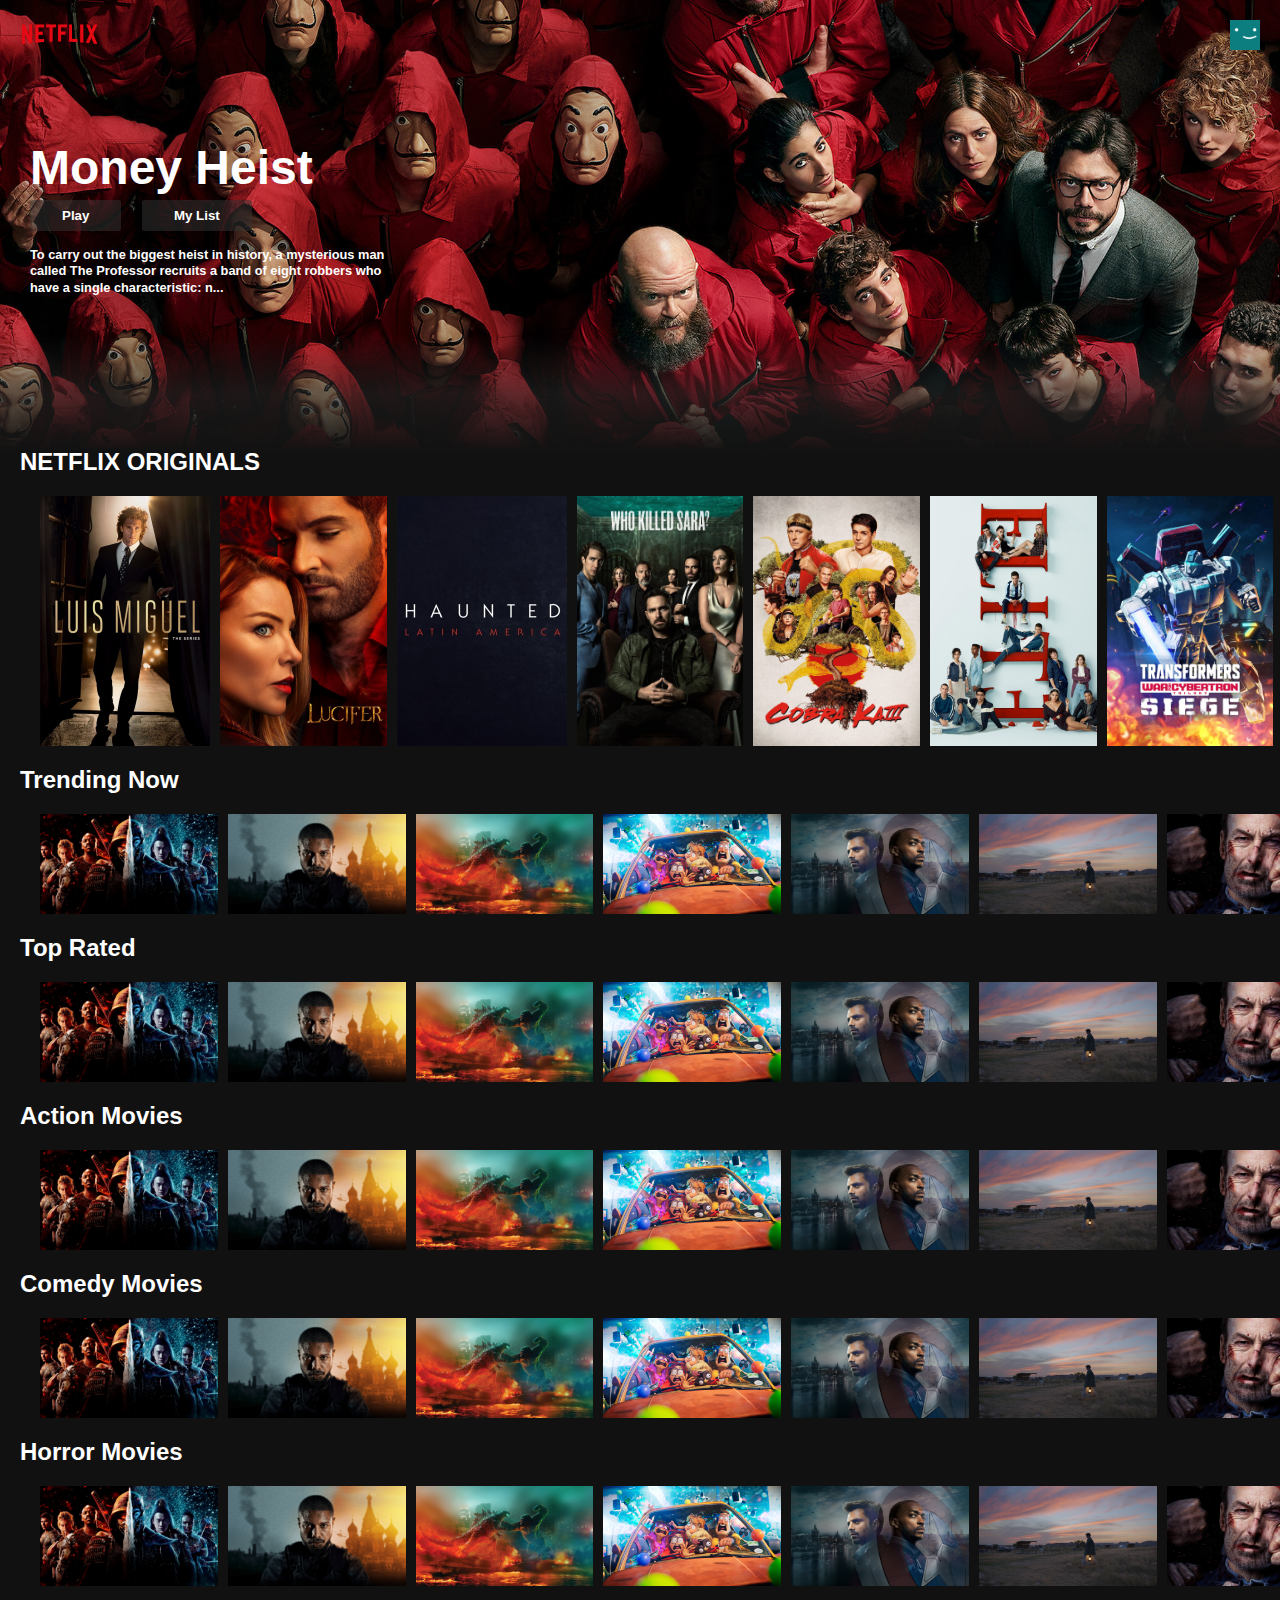
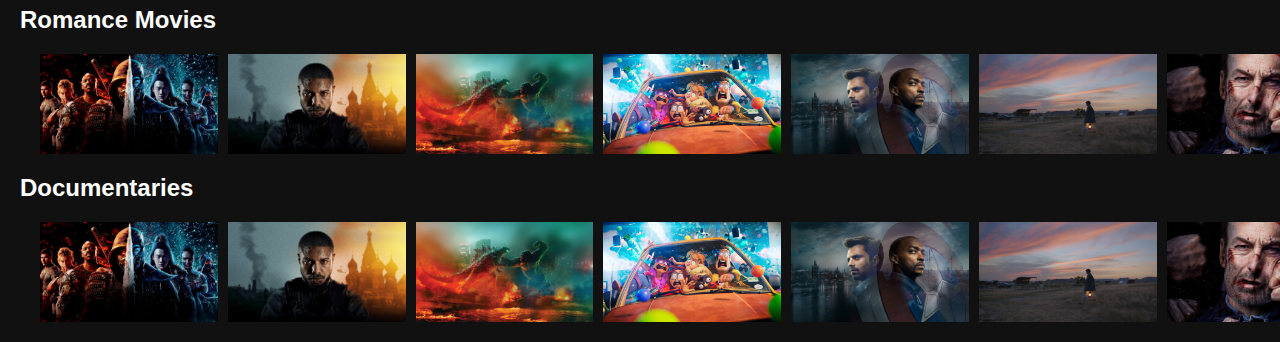
<file: watch-list.html>
<!DOCTYPE html>
<html lang="en">
  <head>
    <meta charset="UTF-8" />
    <meta http-equiv="X-UA-Compatible" content="IE=edge" />
    <meta name="viewport" content="width=device-width, initial-scale=1.0" />
    <title>Netflix Clone</title>
    <link rel="stylesheet" href="watch-list.css" />
  </head>
  <body>
    <!-- nav -->
    <div id="nav" class="nav">
      <img class="nav__logo" src="images/netflix-logo.png" alt="" />
      <img class="nav__avatar" src="images/netflix-avatar.png" alt="" />
    </div>

    <!-- header -->
    <header class="banner">
      <div class="banner__contents">
        <h1 class="banner__title">Money Heist</h1>
        <div class="banner__buttons">
          <button class="banner__button">Play</button>
          <button class="banner__button">My List</button>
        </div>
        <h1 class="banner__description">
          To carry out the biggest heist in history, a mysterious man called The Professor recruits
          a band of eight robbers who have a single characteristic: n...
        </h1>
      </div>
      <div class="banner--fadeBottom"></div>
    </header>

    <!-- Netflix Originals -->
    <div class="row">
      <h2>NETFLIX ORIGINALS</h2>
      <div class="row__posters">
        <img class="row__poster row__posterLarge" src="images/large-movie1.jpg" alt="" />

        <img class="row__poster row__posterLarge" src="images/large-movie2.jpg" alt="" />

        <img class="row__poster row__posterLarge" src="images/large-movie3.jpg" alt="" />

        <img class="row__poster row__posterLarge" src="images/large-movie4.jpg" alt="" />

        <img class="row__poster row__posterLarge" src="images/large-movie5.jpg" alt="" />

        <img class="row__poster row__posterLarge" src="images/large-movie6.jpg" alt="" />

        <img class="row__poster row__posterLarge" src="images/large-movie7.jpg" alt="" />

        <img class="row__poster row__posterLarge" src="images/large-movie8.jpg" alt="" />
      </div>
    </div>

    <!-- Trending Now -->
    <div class="row">
      <h2>Trending Now</h2>
      <div class="row__posters">
        <img class="row__poster" src="images/small-movie1.jpg" alt="" />

        <img class="row__poster" src="images/small-movie2.jpg" alt="" />

        <img class="row__poster" src="images/small-movie3.jpg" alt="" />

        <img class="row__poster" src="images/small-movie4.jpg" alt="" />

        <img class="row__poster" src="images/small-movie5.jpg" alt="" />

        <img class="row__poster" src="images/small-movie6.jpg" alt="" />

        <img class="row__poster" src="images/small-movie7.jpg" alt="" />

        <img class="row__poster" src="images/small-movie8.jpg" alt="" />
      </div>
    </div>

    <!-- Top Rated -->
    <div class="row">
      <h2>Top Rated</h2>
      <div class="row__posters">
        <img class="row__poster" src="images/small-movie1.jpg" alt="" />

        <img class="row__poster" src="images/small-movie2.jpg" alt="" />

        <img class="row__poster" src="images/small-movie3.jpg" alt="" />

        <img class="row__poster" src="images/small-movie4.jpg" alt="" />

        <img class="row__poster" src="images/small-movie5.jpg" alt="" />

        <img class="row__poster" src="images/small-movie6.jpg" alt="" />

        <img class="row__poster" src="images/small-movie7.jpg" alt="" />

        <img class="row__poster" src="images/small-movie8.jpg" alt="" />
      </div>
    </div>

    <!-- Action Movies -->
    <div class="row">
      <h2>Action Movies</h2>
      <div class="row__posters">
        <img class="row__poster" src="images/small-movie1.jpg" alt="" />

        <img class="row__poster" src="images/small-movie2.jpg" alt="" />

        <img class="row__poster" src="images/small-movie3.jpg" alt="" />

        <img class="row__poster" src="images/small-movie4.jpg" alt="" />

        <img class="row__poster" src="images/small-movie5.jpg" alt="" />

        <img class="row__poster" src="images/small-movie6.jpg" alt="" />

        <img class="row__poster" src="images/small-movie7.jpg" alt="" />

        <img class="row__poster" src="images/small-movie8.jpg" alt="" />
      </div>
    </div>

    <!-- Comedy Movies -->
    <div class="row">
      <h2>Comedy Movies</h2>
      <div class="row__posters">
        <img class="row__poster" src="images/small-movie1.jpg" alt="" />

        <img class="row__poster" src="images/small-movie2.jpg" alt="" />

        <img class="row__poster" src="images/small-movie3.jpg" alt="" />

        <img class="row__poster" src="images/small-movie4.jpg" alt="" />

        <img class="row__poster" src="images/small-movie5.jpg" alt="" />

        <img class="row__poster" src="images/small-movie6.jpg" alt="" />

        <img class="row__poster" src="images/small-movie7.jpg" alt="" />

        <img class="row__poster" src="images/small-movie8.jpg" alt="" />
      </div>
    </div>

    <!-- Horror Movies -->
    <div class="row">
      <h2>Horror Movies</h2>
      <div class="row__posters">
        <img class="row__poster" src="images/small-movie1.jpg" alt="" />

        <img class="row__poster" src="images/small-movie2.jpg" alt="" />

        <img class="row__poster" src="images/small-movie3.jpg" alt="" />

        <img class="row__poster" src="images/small-movie4.jpg" alt="" />

        <img class="row__poster" src="images/small-movie5.jpg" alt="" />

        <img class="row__poster" src="images/small-movie6.jpg" alt="" />

        <img class="row__poster" src="images/small-movie7.jpg" alt="" />

        <img class="row__poster" src="images/small-movie8.jpg" alt="" />
      </div>
    </div>

    <!-- Romance Movies -->
    <div class="row">
      <h2>Romance Movies</h2>
      <div class="row__posters">
        <img class="row__poster" src="images/small-movie1.jpg" alt="" />

        <img class="row__poster" src="images/small-movie2.jpg" alt="" />

        <img class="row__poster" src="images/small-movie3.jpg" alt="" />

        <img class="row__poster" src="images/small-movie4.jpg" alt="" />

        <img class="row__poster" src="images/small-movie5.jpg" alt="" />

        <img class="row__poster" src="images/small-movie6.jpg" alt="" />

        <img class="row__poster" src="images/small-movie7.jpg" alt="" />

        <img class="row__poster" src="images/small-movie8.jpg" alt="" />
      </div>
    </div>

    <!-- Documentaries -->
    <div class="row">
      <h2>Documentaries</h2>
      <div class="row__posters">
        <img class="row__poster" src="images/small-movie1.jpg" alt="" />

        <img class="row__poster" src="images/small-movie2.jpg" alt="" />

        <img class="row__poster" src="images/small-movie3.jpg" alt="" />

        <img class="row__poster" src="images/small-movie4.jpg" alt="" />

        <img class="row__poster" src="images/small-movie5.jpg" alt="" />

        <img class="row__poster" src="images/small-movie6.jpg" alt="" />

        <img class="row__poster" src="images/small-movie7.jpg" alt="" />

        <img class="row__poster" src="images/small-movie8.jpg" alt="" />
      </div>
    </div>

    <script>
      const nav = document.getElementById('nav');
      window.addEventListener('scroll', () => {
        if (window.scrollY >= 100) {
          nav.classList.add('nav__black');
        } else {
          nav.classList.remove('nav__black');
        }
      });
    </script>
  </body>
</html>
</file>
<file: watch-list.css>
* {
  margin: 0;
  box-sizing: border-box;
}

body {
  font-family: Arial, Helvetica, sans-serif;
  background-color: #111;
}

.row__poster {
  width: 100%;
  object-fit: contain;
  max-height: 100px;
  margin-right: 10px;
  transition: transform 450ms;
}

.row__posters {
  display: flex;
  overflow-y: hidden;
  overflow-x: scroll;
  padding: 20px;
}

.row__poster:hover {
  transform: scale(1.08);
}

.row__posters::-webkit-scrollbar {
  display: none;
}

.row__posterLarge {
  max-height: 250px;
}

.row__posterLarge:hover {
  transform: scale(1.09);
}

.row {
  color: white;
  margin-left: 20px;
}

/* banner */
.banner {
  background-image: url('images/banner.jpg');
  background-size: cover;
  background-position: center center;
  color: white;
  object-fit: contain;
  height: 448px;
}

.banner__contents {
  margin-left: 30px;
  padding-top: 140px;
  height: 190px;
}

.banner__title {
  font-size: 3rem;
  font-weight: 800;
  padding-bottom: 0.3rem;
}

.banner__description {
  width: 45rem;
  line-height: 1.3;
  padding-top: 1rem;
  font-size: 0.8rem;
  max-width: 360px;
  height: 180px;
}

.banner__button {
  cursor: pointer;
  color: #fff;
  outline: none;
  border: none;
  font-weight: 700;
  border-radius: 0.2vw;
  padding-left: 2rem;
  padding-right: 2rem;
  margin-right: 1rem;
  padding-top: 0.5rem;
  padding-bottom: 0.5rem;
  background-color: rgba(51, 51, 51, 0.5);
}

.banner__button:hover {
  color: #000;
  background-color: #e6e6e6;
  transition: all 0.2s;
}

.banner--fadeBottom {
  margin-top: 145px;
  height: 7.4rem;
  background-image: linear-gradient(180deg, transparent, rgba(37, 37, 37, 0.61), #111);
}

/* nav */

.nav__logo {
  width: 80px;
  object-fit: contain;
}

.nav__avatar {
  width: 30px;
  object-fit: contain;
}

.nav {
  position: fixed;
  top: 0;
  width: 100%;
  display: flex;
  justify-content: space-between;
  padding: 20px;
  /* background-color: #111; */
  z-index: 1;
  transition-timing-function: ease-in;
  transition: all 0.5s;
}

.nav__black {
  background-color: #111;
}
</file>
